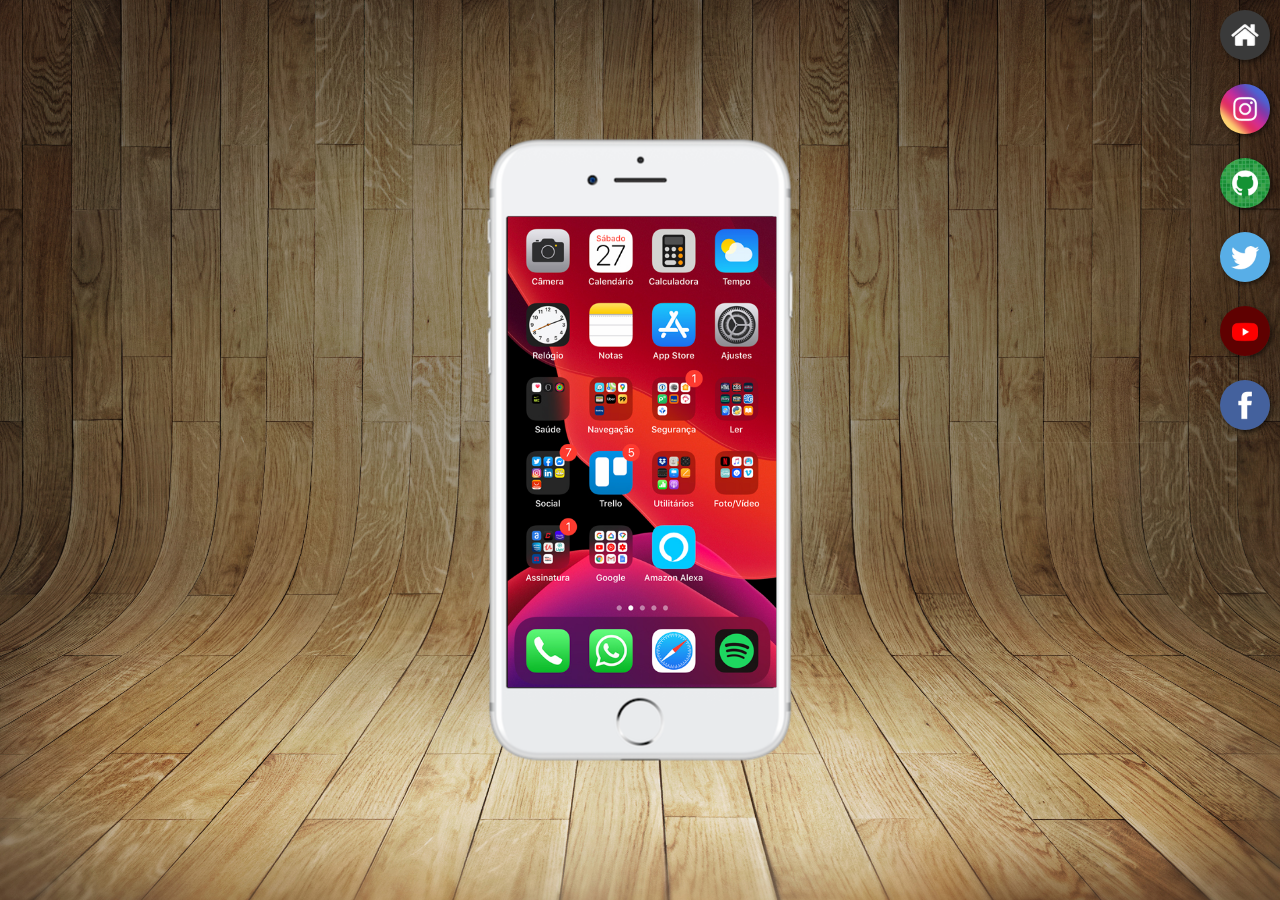
<file: index.html>
<!DOCTYPE html>
<html lang="pt-br">
<head>
    <meta charset="UTF-8">
    <meta http-equiv="X-UA-Compatible" content="IE=edge">
    <meta name="viewport" content="width=device-width, initial-scale=1.0">
    <link rel="shortcut icon" href="favicon.ico" type="image/x-icon">
    <link rel="stylesheet" href="estilos/style.css">
    <title>Projeto Redes Sociais</title>
</head>
<body>
    <main>
        <section class="telefone">
            <iframe src="home.html" frameborder="0" name="tela" class="tela"> o seu navegador nao e compativel com iframe</iframe>
        </section>
        <section class="redes-sociais">
            <a href="home.html" target="tela"> <img src="imagens/logo-home.jpg" alt="Home"></a> <br>
            <a href="instagram.html" target="tela"> <img src="imagens/logo-instagram.jpg" alt="Instagram"></a> <br>
            <a href="github.html" target="tela"> <img src="imagens/logo-github.jpg" alt="GitHub"></a> <br>
            <a href="twitter.html" target="tela"> <img src="imagens/logo-twitter.jpg" alt="Twitter"></a> <br>
            <a href="youtube.html" target="tela"> <img src="imagens/logo-youtube.jpg" alt="Youtube"></a> <br>
            <a href="facebook.html" target="tela"> <img src="imagens/logo-facebook.jpg" alt="Facebook"></a>
        </section>
    </main>
</body>
</html>
</file>
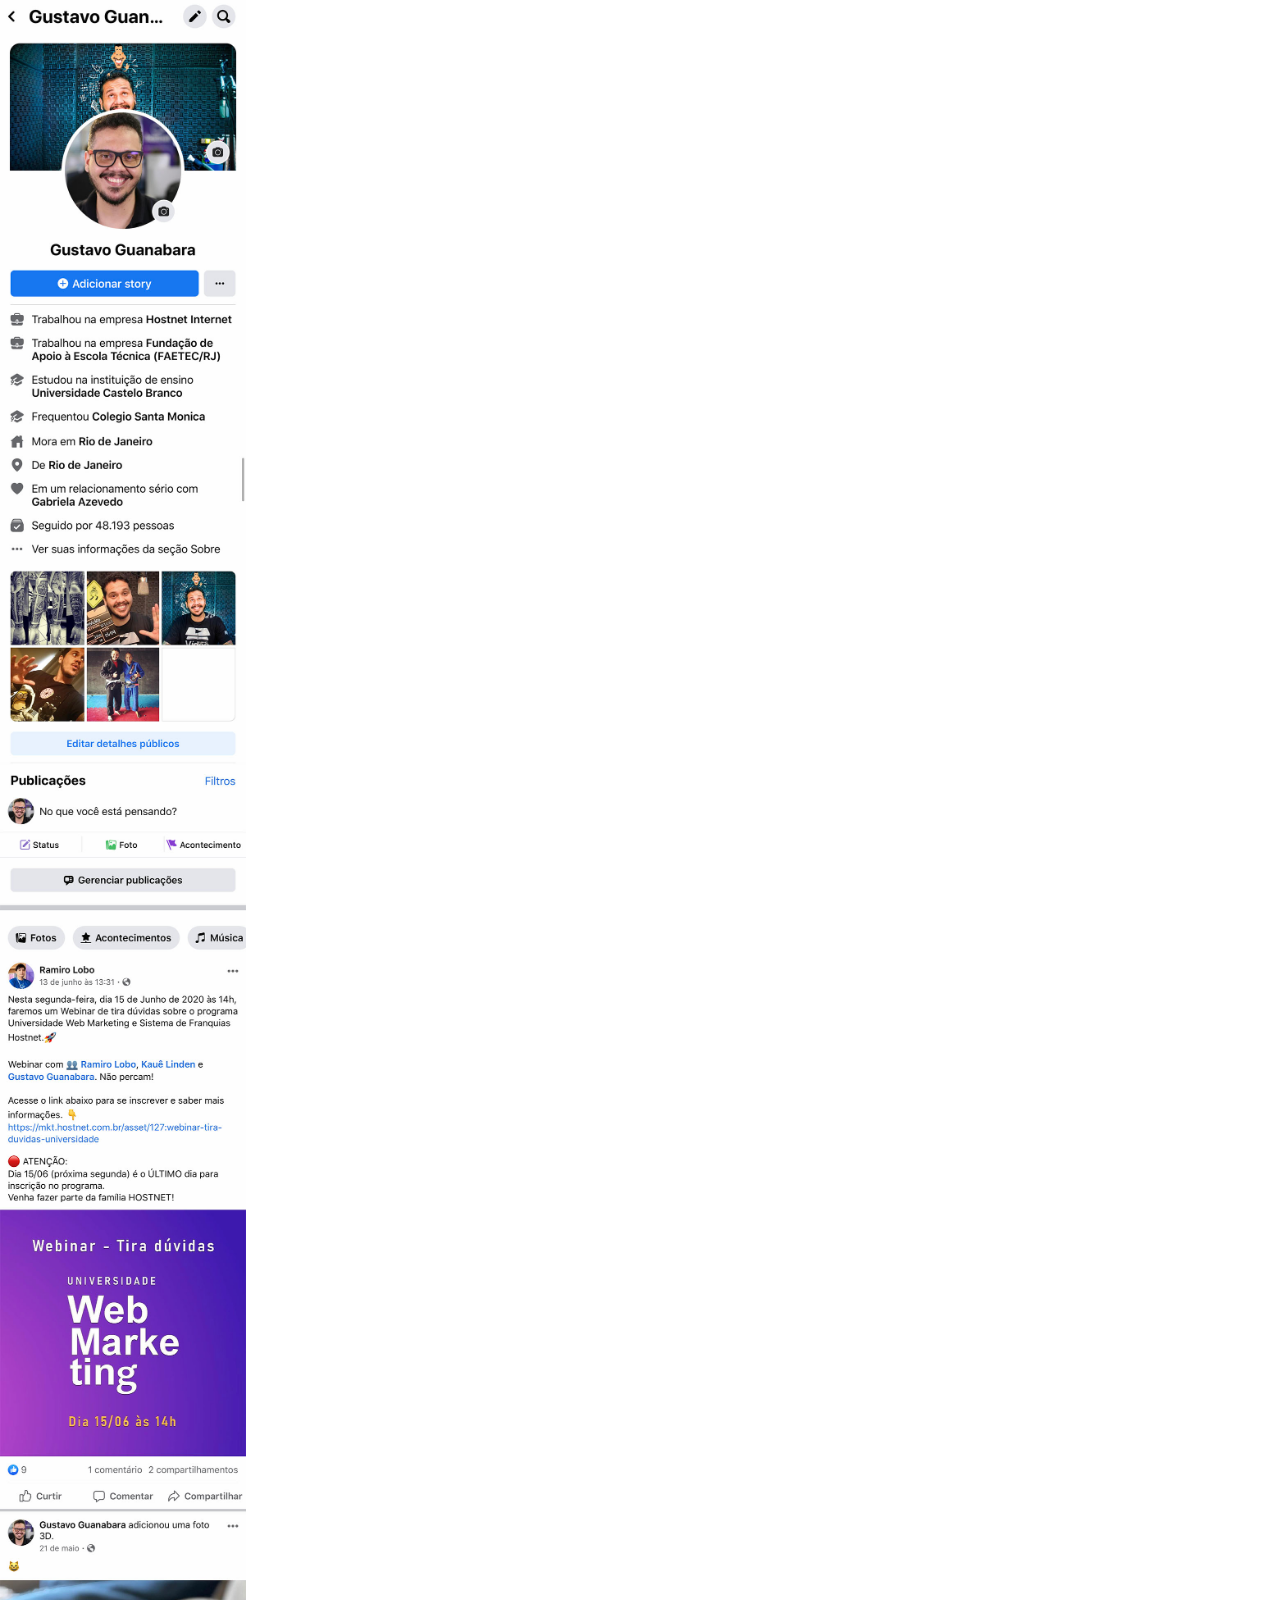
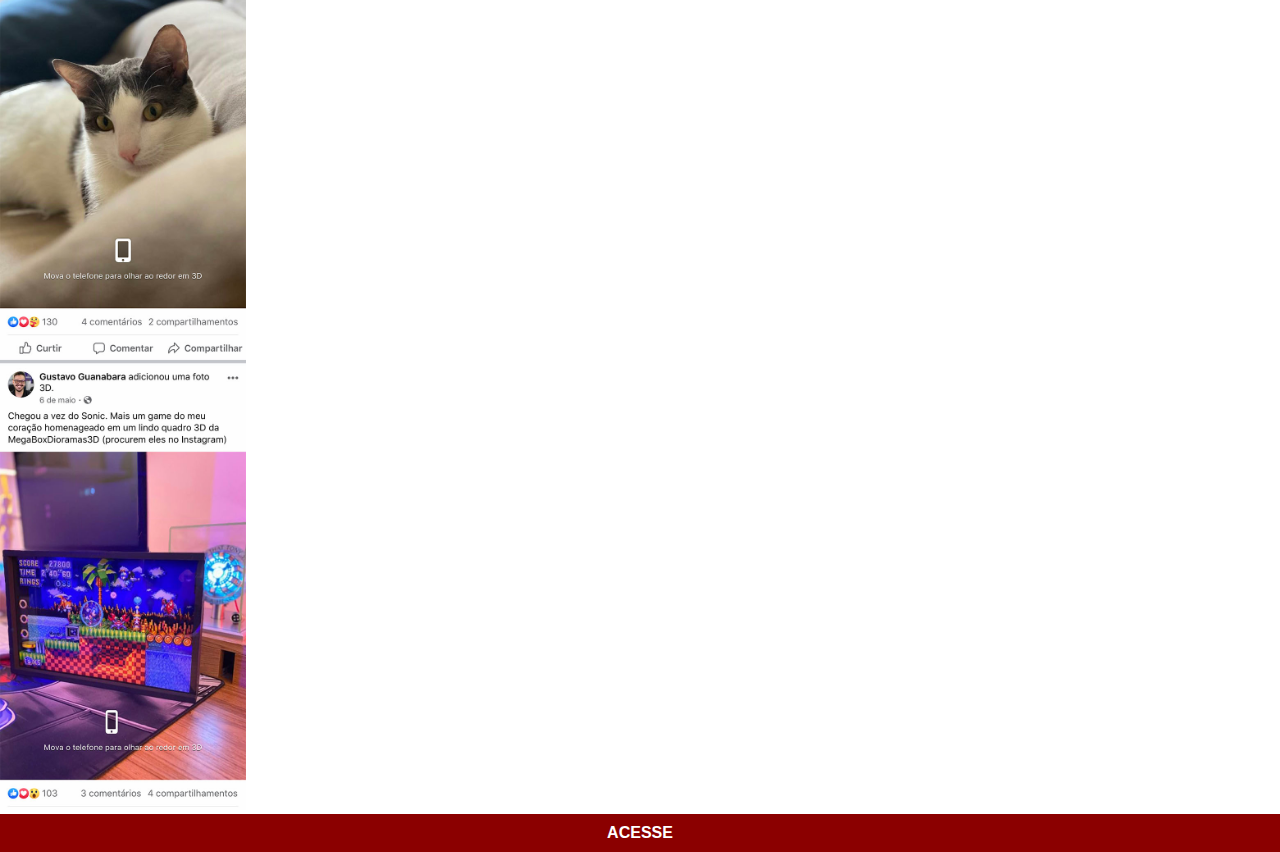
<file: facebook.html>
<!DOCTYPE html>
<html lang="pt-br">
<head>
    <meta charset="UTF-8">
    <meta http-equiv="X-UA-Compatible" content="IE=edge">
    <meta name="viewport" content="width=device-width, initial-scale=1.0">
    <title>Facebook</title>
    <link rel="stylesheet" href="estilos/social.css">
</head>
<body>
    <img src="imagens/tela-facebook.jpg" alt="Tela facebook">
    <a href="https://www.facebook.com/" target="_blank">ACESSE</a>
</body>
</html>
</file>
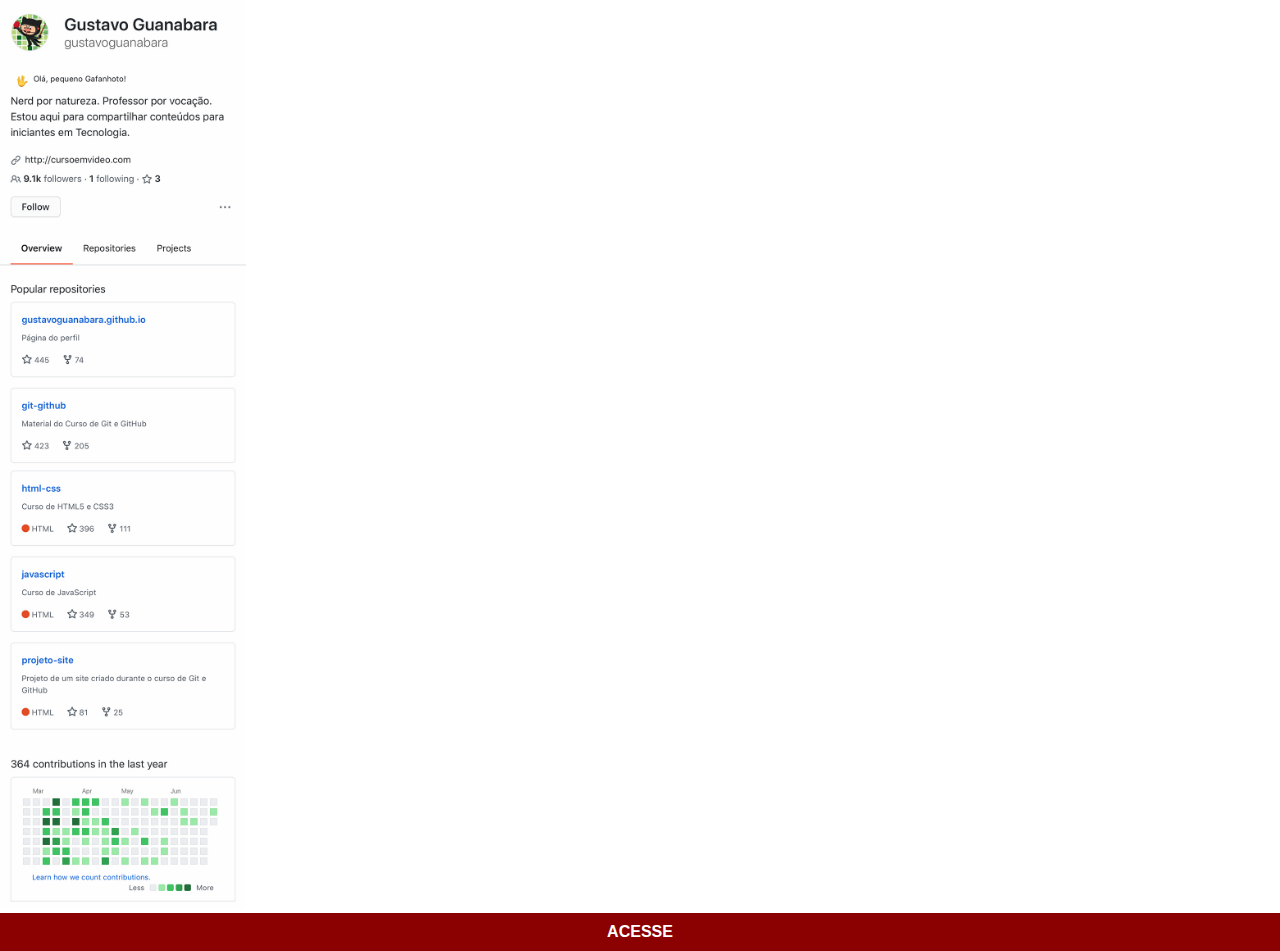
<file: github.html>
<!DOCTYPE html>
<html lang="pt-br">
<head>
    <meta charset="UTF-8">
    <meta http-equiv="X-UA-Compatible" content="IE=edge">
    <meta name="viewport" content="width=device-width, initial-scale=1.0">
    <title>Github</title>
    <link rel="stylesheet" href="estilos/social.css">
</head>
<body>
    <img src="imagens/tela-github.jpg" alt="Tela GitHub">
    <a href="https://github.com/yagokarlos/projeto-social" target="_blank"> ACESSE</a>
</body>
</html>
</file>
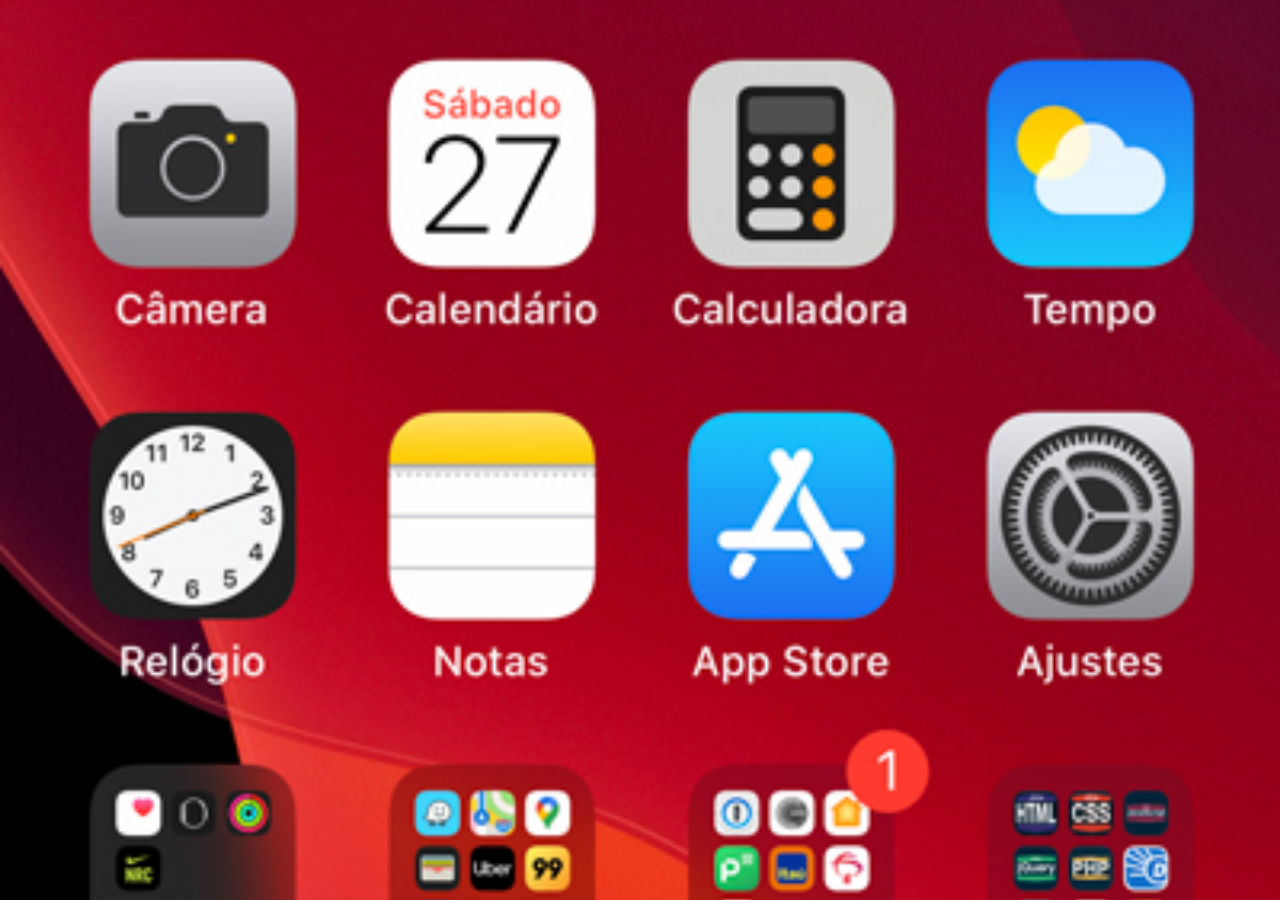
<file: home.html>
<!DOCTYPE html>
<html lang="pt-br">
<head>
    <meta charset="UTF-8">
    <meta http-equiv="X-UA-Compatible" content="IE=edge">
    <meta name="viewport" content="width=device-width, initial-scale=1.0">
    <title>Home</title>
    <style>
        *{
            padding: 0px;
            margin: 0px;
        }

        body{
            width: 100vw;
            height: 100vh;
            background: black url(imagens/tela-home.jpg) no-repeat top center;
            background-size: cover;
        }
    </style>
</head>
<body>
    
</body>
</html>
</file>
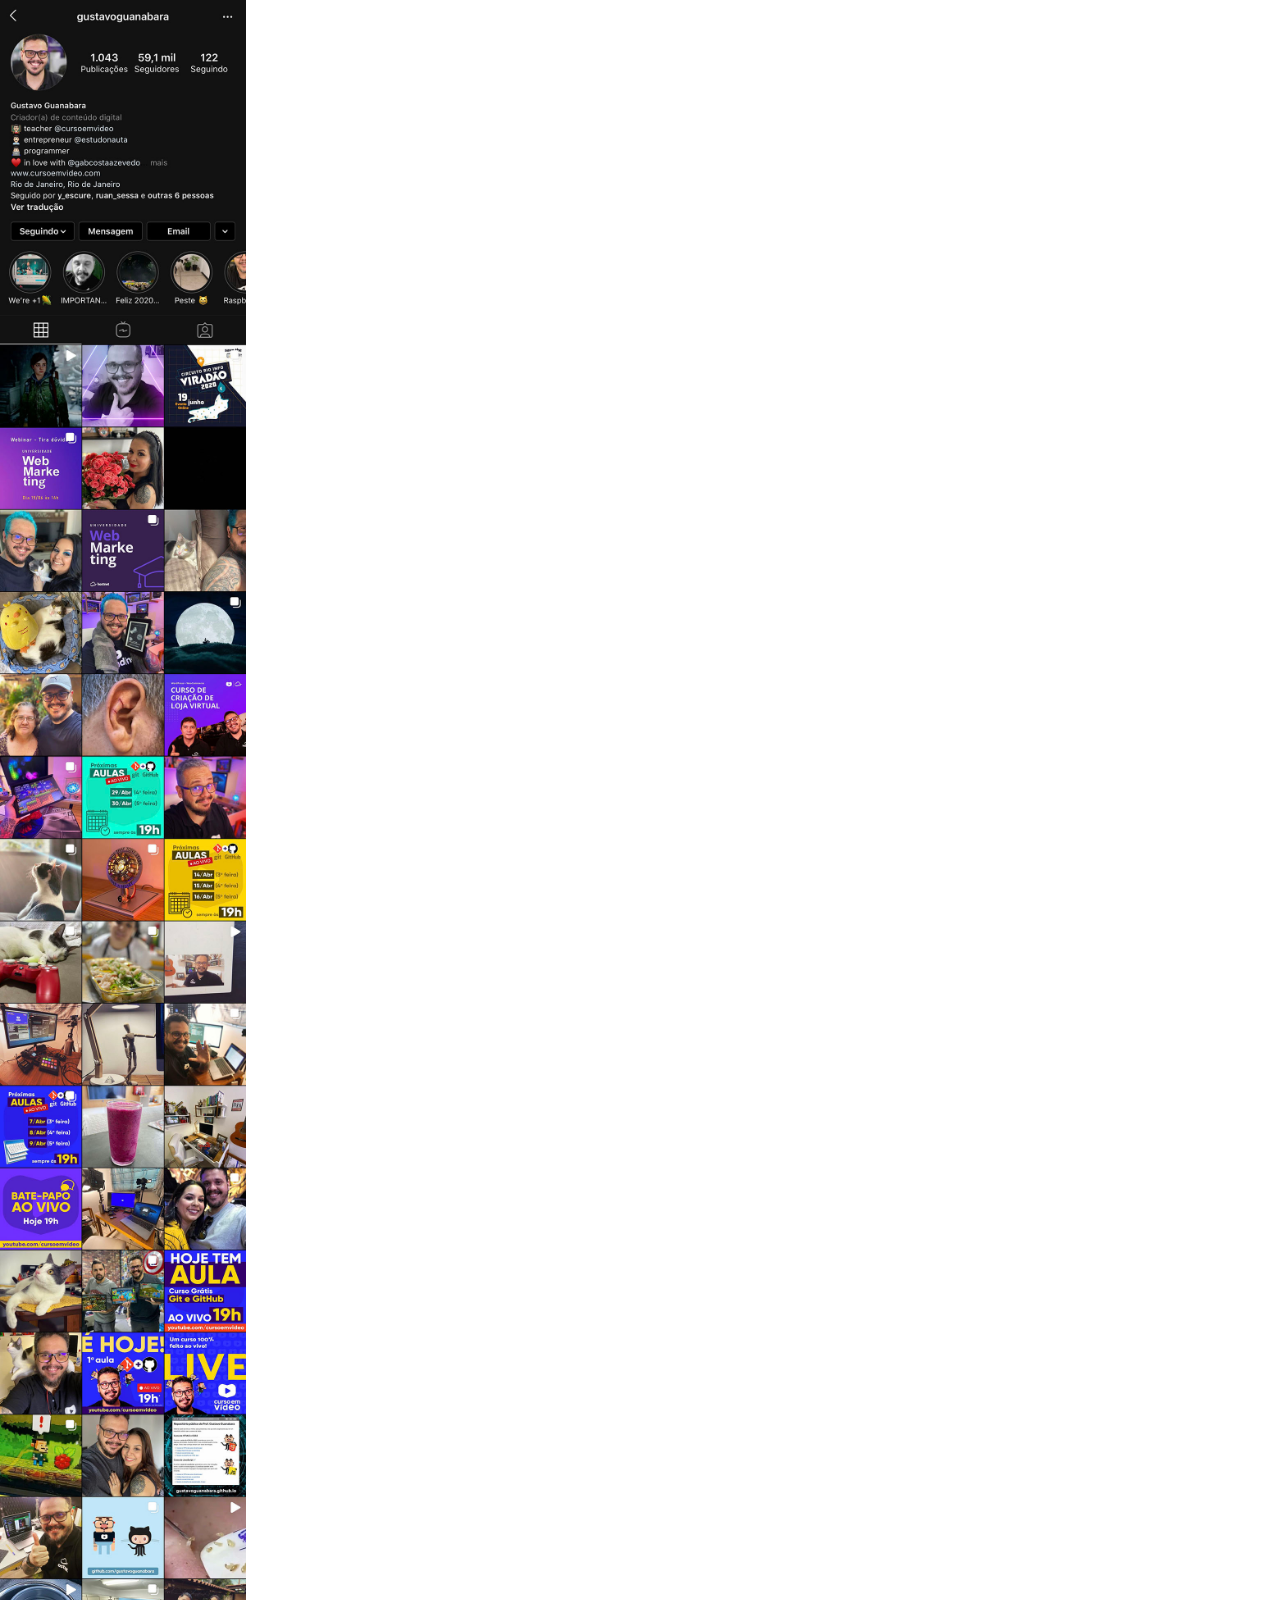
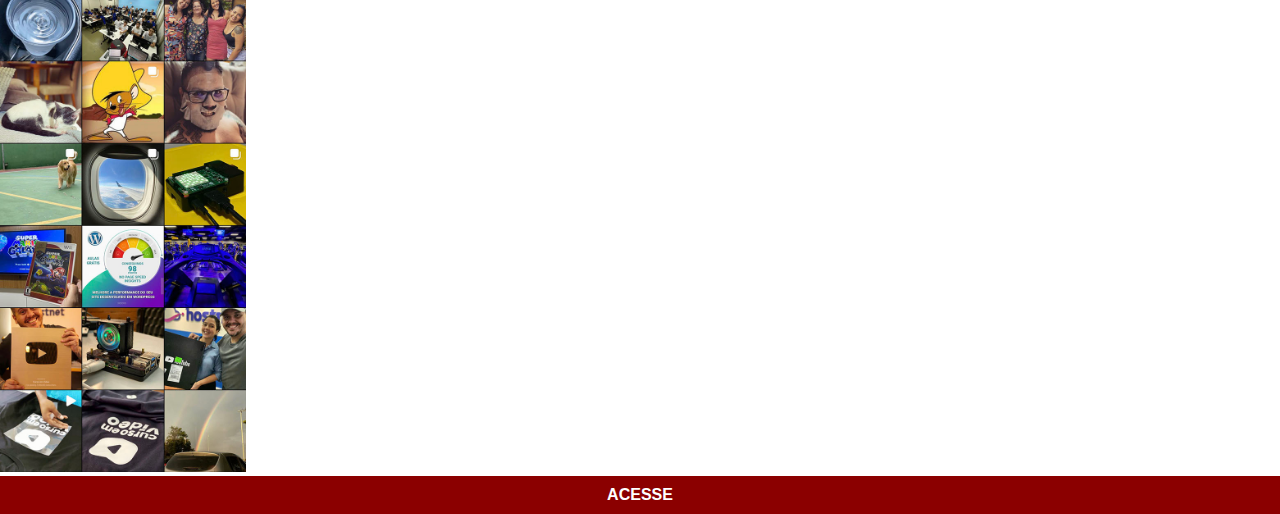
<file: instagram.html>
<!DOCTYPE html>
<html lang="pt-br">
<head>
    <meta charset="UTF-8">
    <meta http-equiv="X-UA-Compatible" content="IE=edge">
    <meta name="viewport" content="width=device-width, initial-scale=1.0">
    <title>Instagram</title>
    <link rel="stylesheet" href="estilos/social.css">
</head>
<body>
    <img src="imagens/tela-instagram.jpg" alt="Tela instagram">
    <a href="https://www.instagram.com/devboost_/" target="_blank">ACESSE</a>
</body>
</html>
</file>
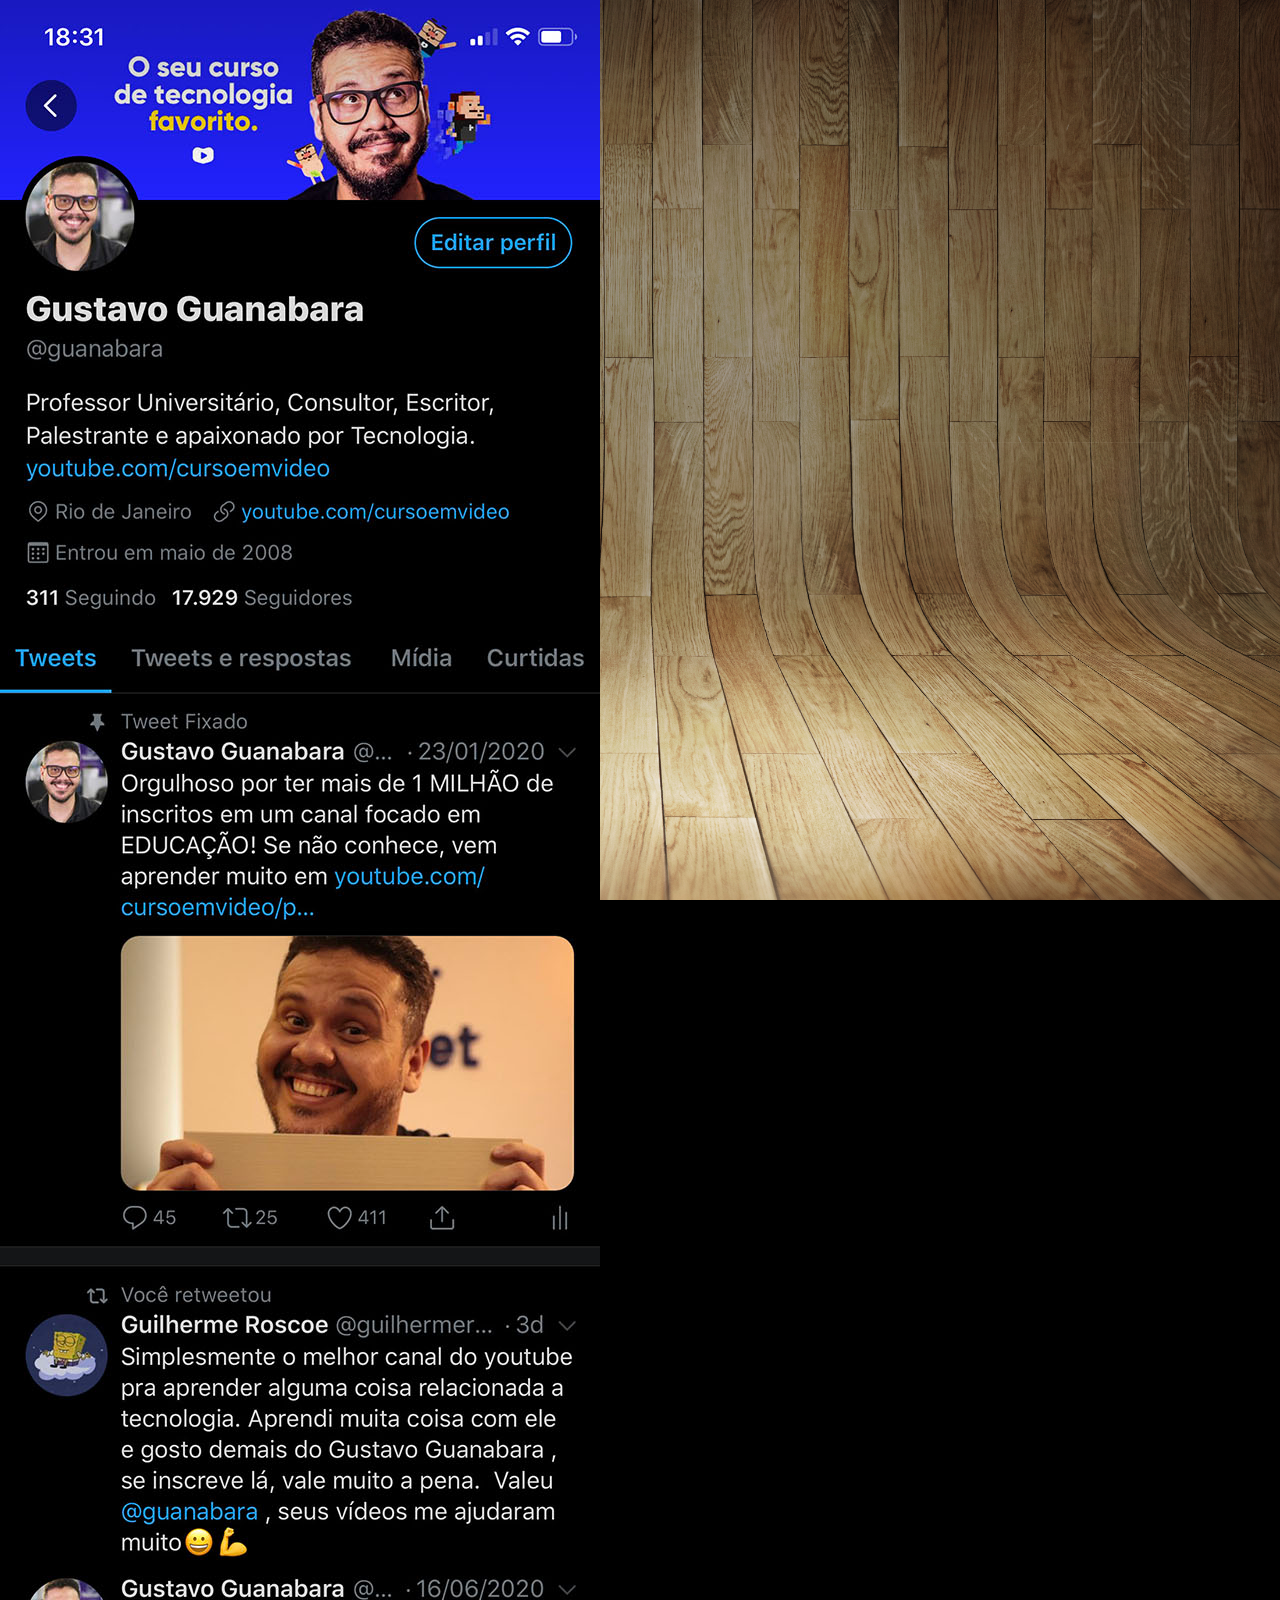
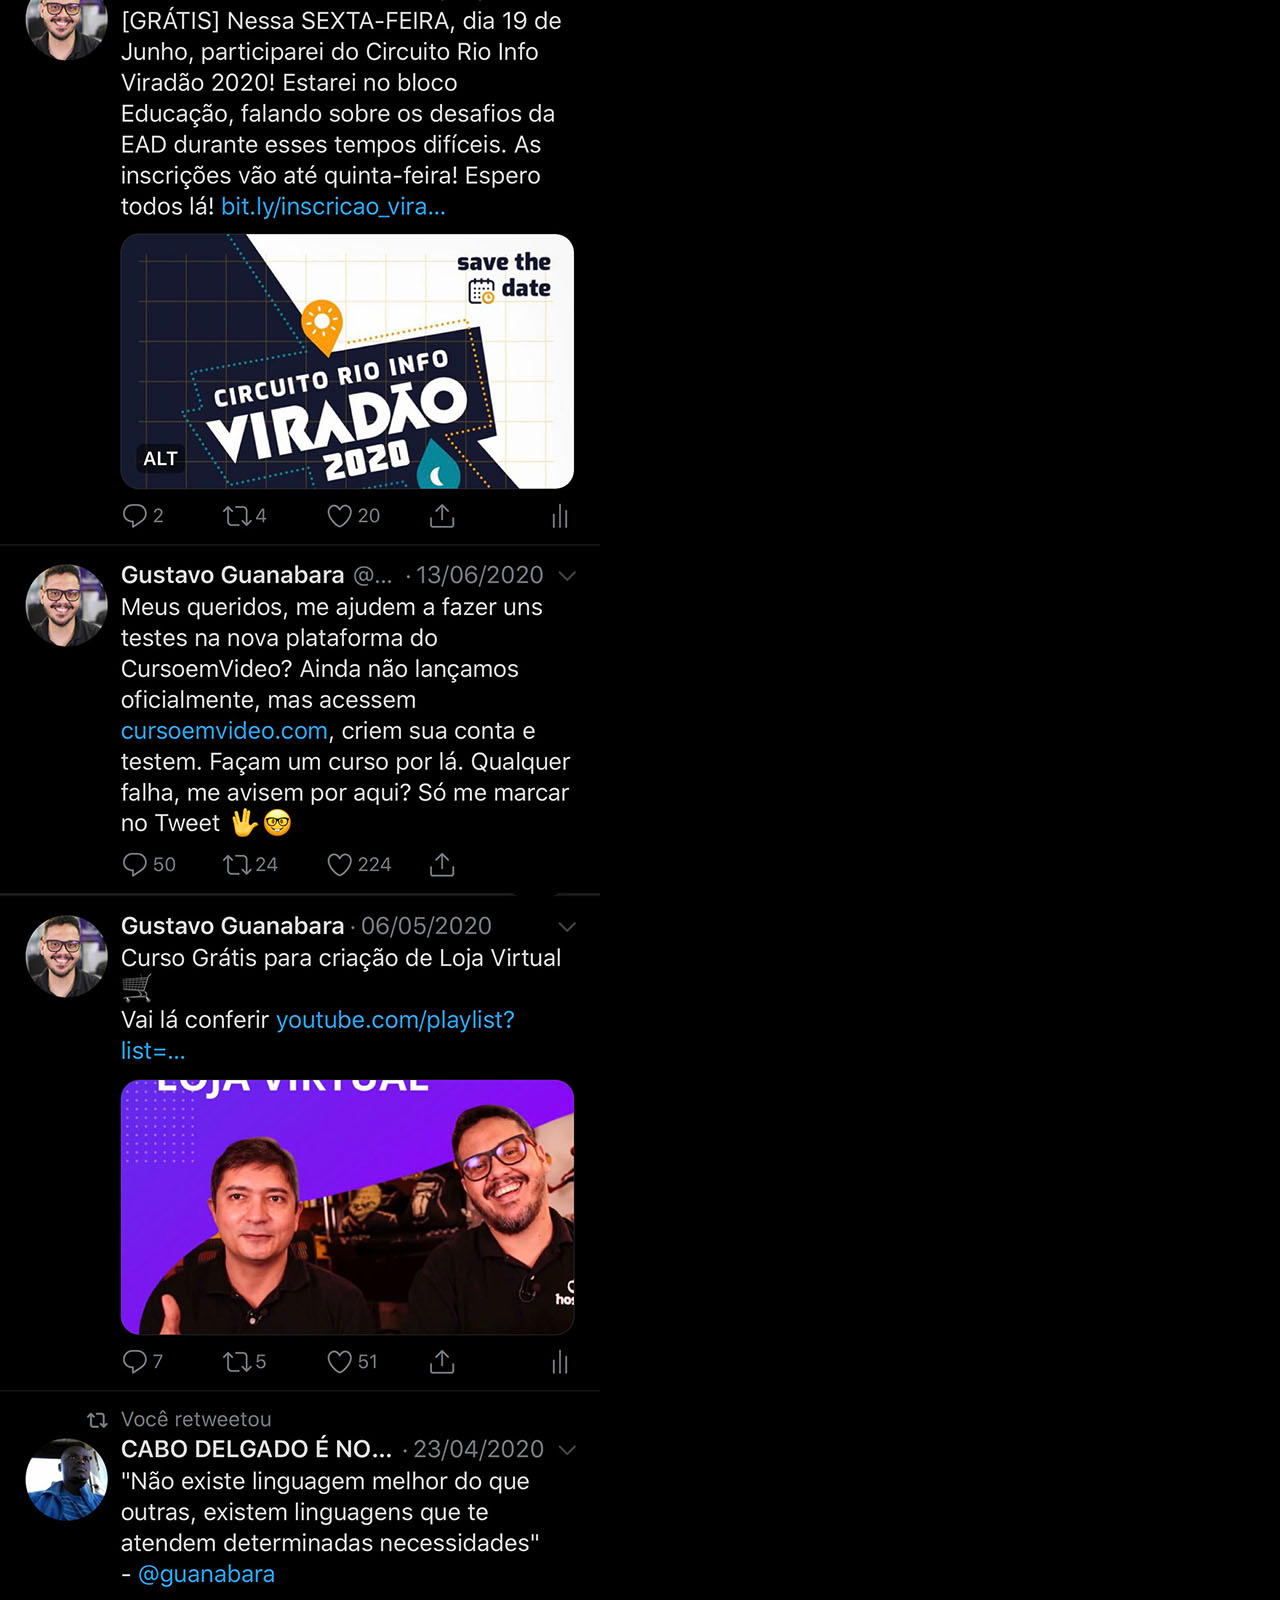
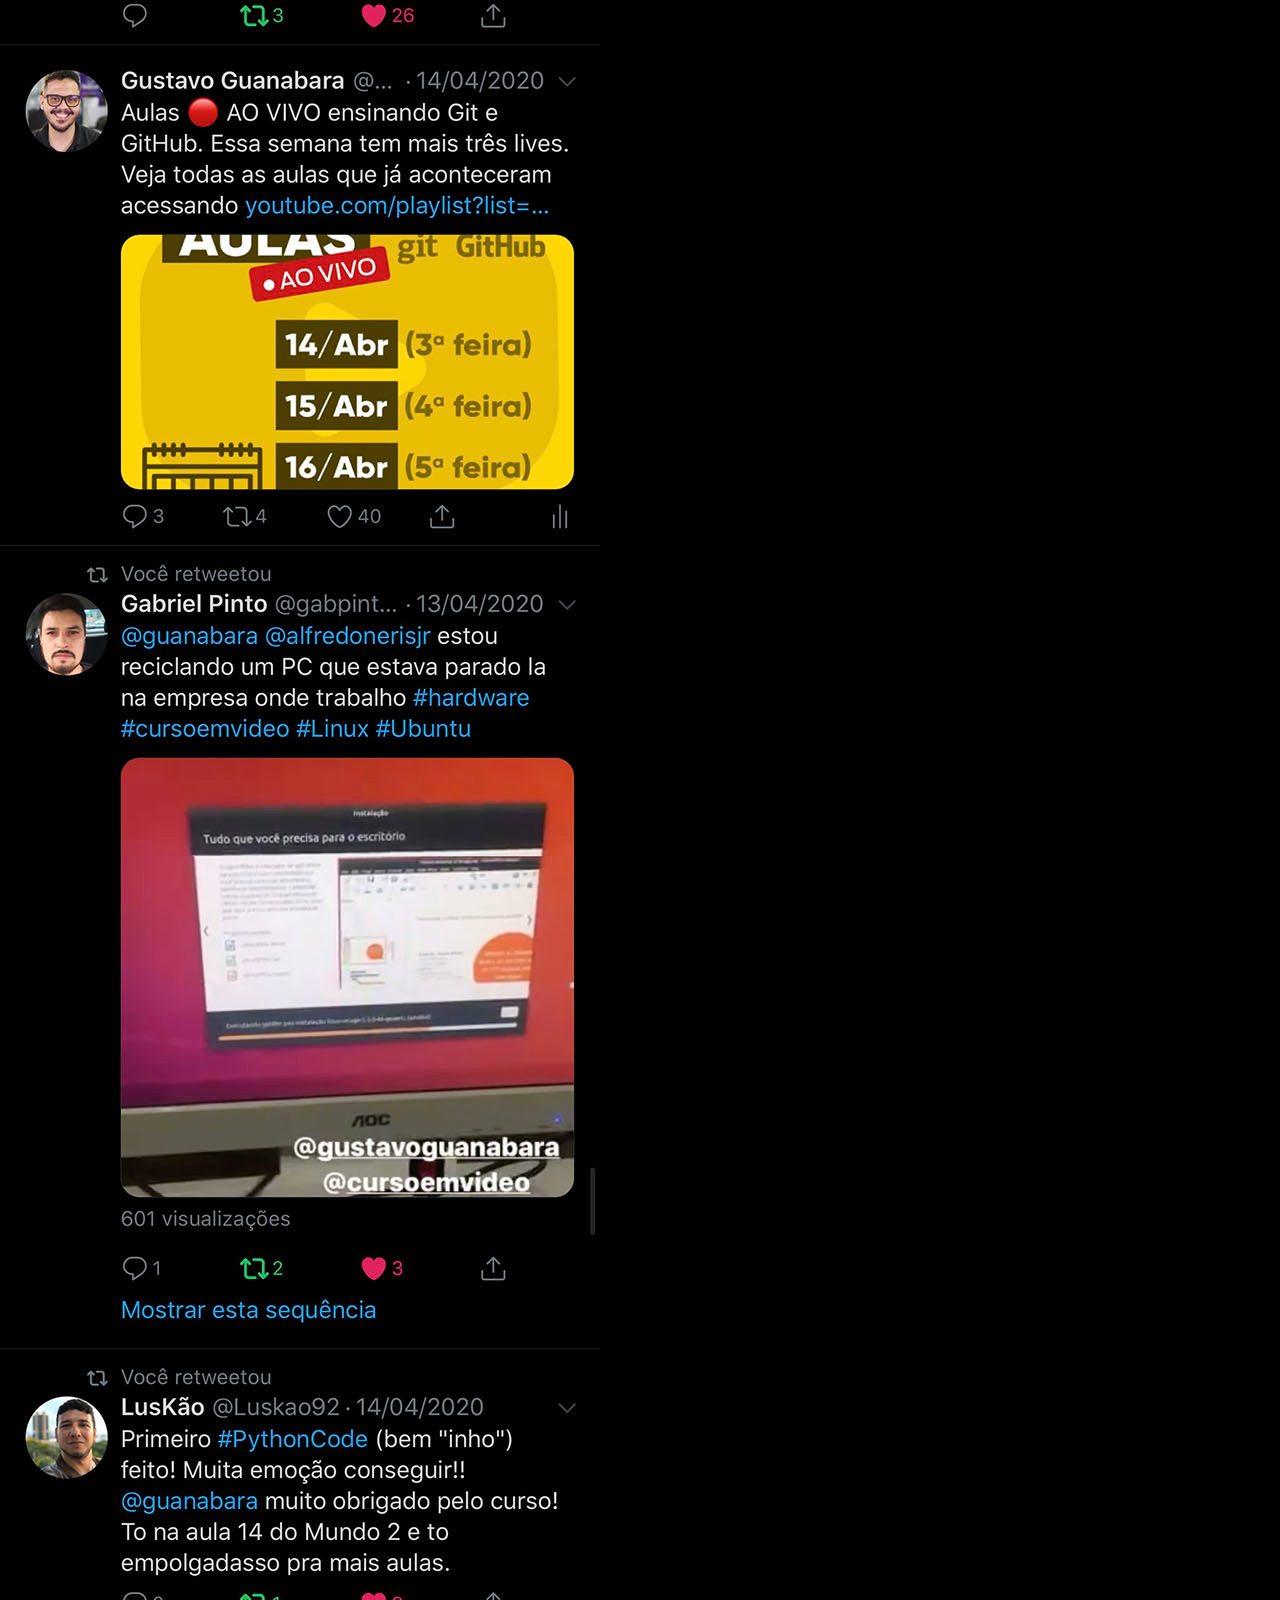
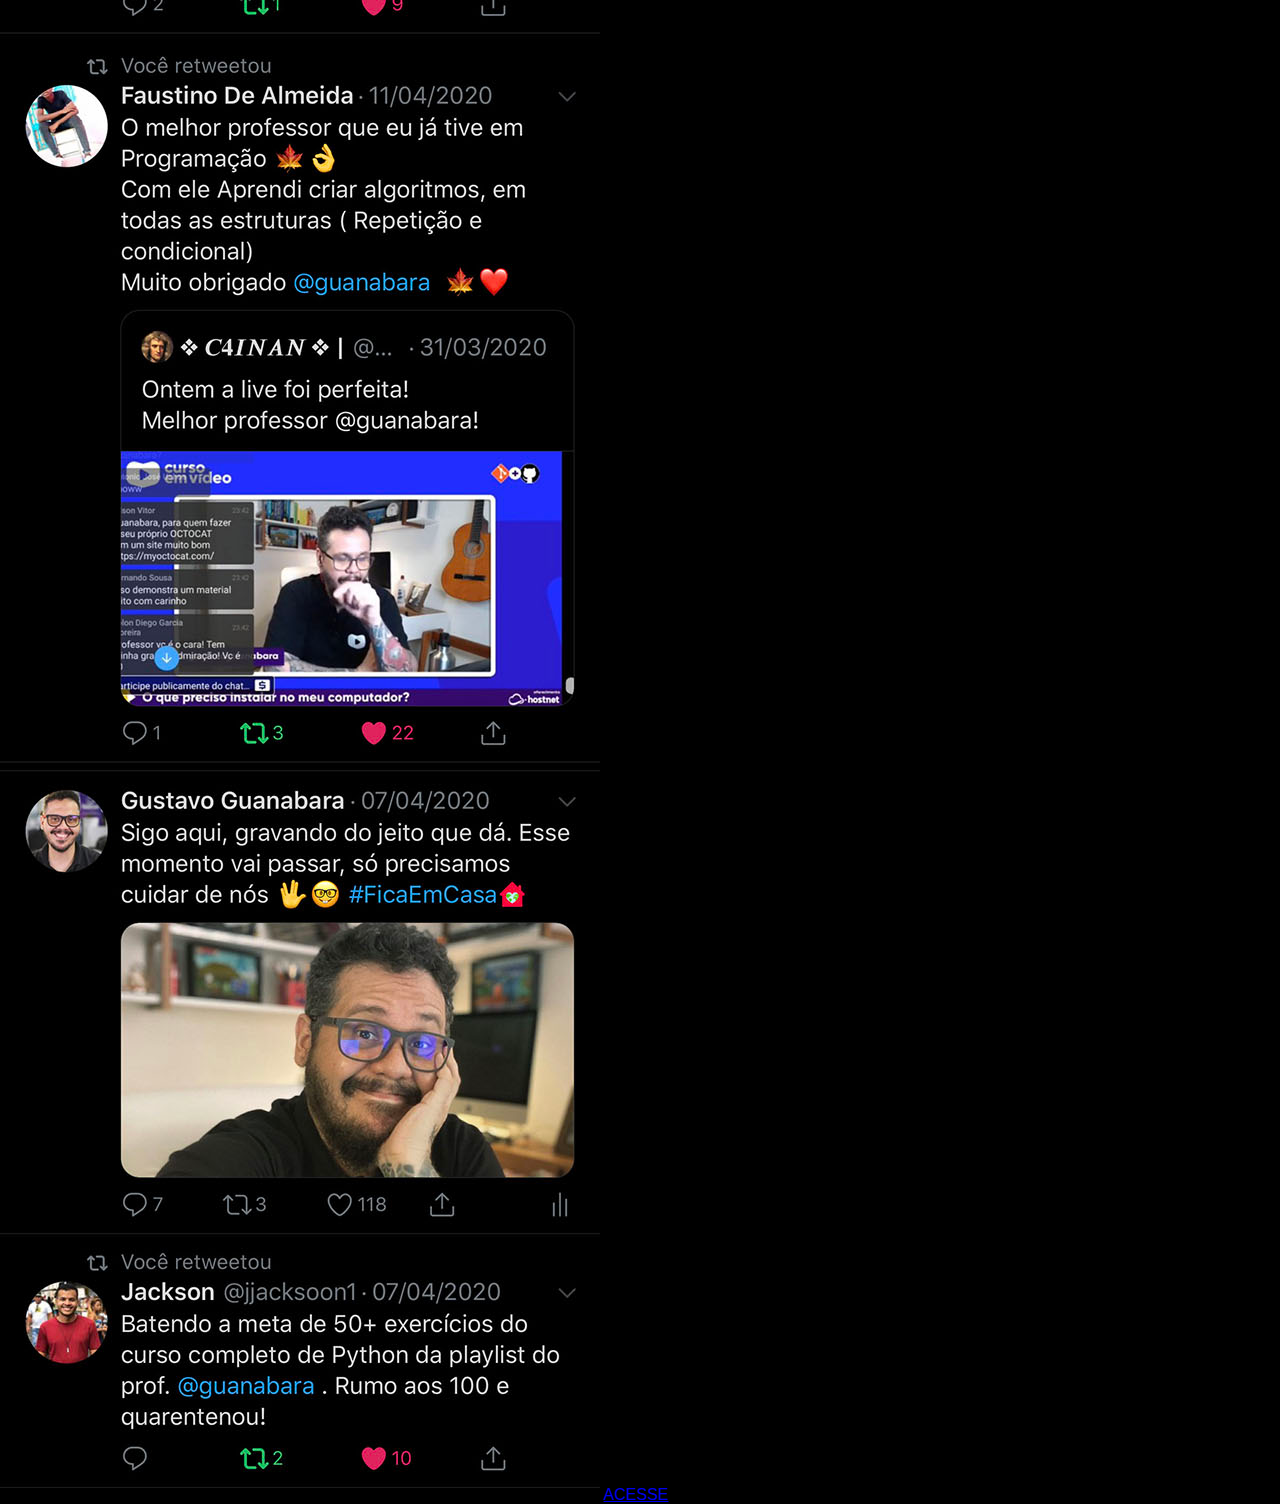
<file: twitter.html>
<!DOCTYPE html>
<html lang="pt-br">
<head>
    <meta charset="UTF-8">
    <meta http-equiv="X-UA-Compatible" content="IE=edge">
    <meta name="viewport" content="width=device-width, initial-scale=1.0">
    <title>Twitter</title>
    <link rel="stylesheet" href="estilos/style.css">
</head>
<body>
    <img src="imagens/tela-twitter.jpg" alt="tela twitter">
    <a href="https://twitter.com" target="_blank">ACESSE</a>
</body>
</html>
</file>
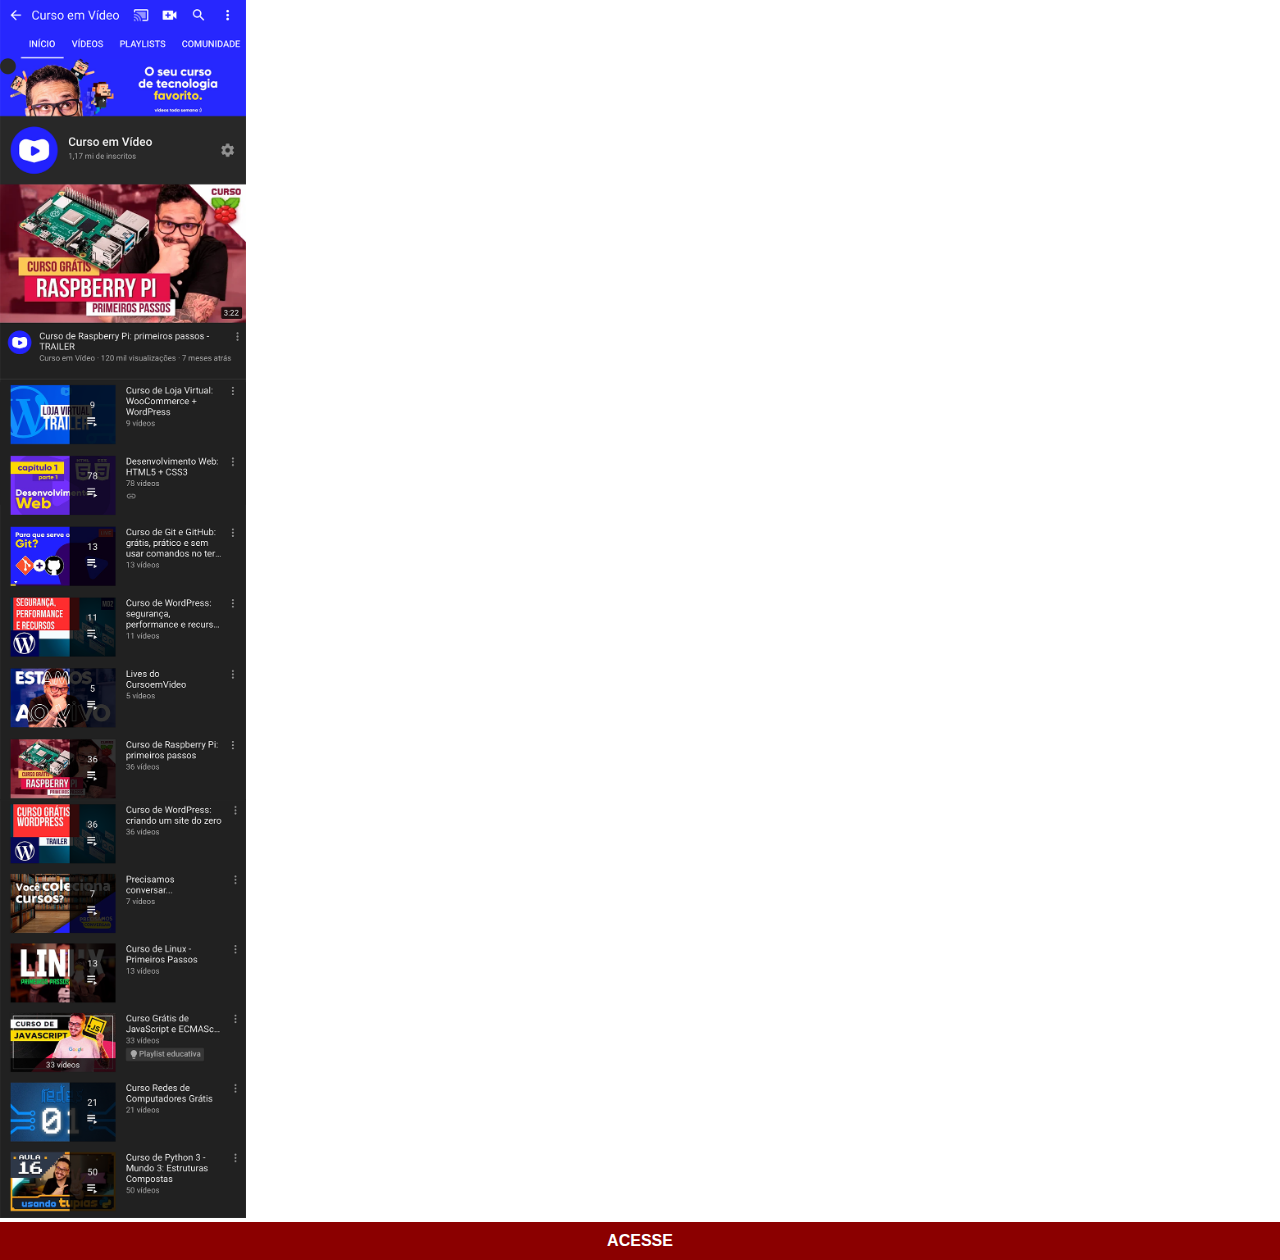
<file: youtube.html>
<!DOCTYPE html>
<html lang="pt-br">
<head>
    <meta charset="UTF-8">
    <meta http-equiv="X-UA-Compatible" content="IE=edge">
    <meta name="viewport" content="width=device-width, initial-scale=1.0">
    <title>youtube</title>
    <link rel="stylesheet" href="estilos/social.css">
</head>
<body>
    <img src="imagens/tela-youtube.png" alt="Tela do youtube">
    <a href="https://www.youtube.com/cursoemvideo" target="_blank" >ACESSE</a>
</body>
</html>
</file>
<file: estilos/style.css>
@charset "UTF-8";

* {
    margin: 0px;
    padding: 0px;
    font-family: Arial, Helvetica, sans-serif;
}

html , body {
    height: 100vh;
    width: 100vw;
    background-color: black;
}

body{
    background: url(../imagens/fundo-madeira.jpg)  
    no-repeat top center;
    background-size: cover;
    background-attachment: fixed;
}

main{
    height: 100vh;
    position: relative;
}

.telefone{
    position: absolute;
    top: 50%;
    left: 50%;
    transform: translate(-50%, -50%);
    height: 627px;
    width: 311px;

    background: url(../imagens/frame-iphone.png) no-repeat;
}

.tela {
    position: relative;
    top: 80px;
    left: 23px;
    width: 269px;
    height: 471px;
}

section.redes-sociais{
    text-align: right;
}

section.redes-sociais img{
    width: 50px;
    margin: 10px;
    border-radius: 50%;
    box-shadow: 2px 2px 5px rgba(0, 0, 0, 0.575);
    box-sizing: border-box;
}

section.redes-sociais img:hover{
    border: 2px solid rgba(255, 255, 255, 0.645);
    transform: translate(-3px , -3px);
    box-shadow: 5px 5px 10px rgba(0, 0, 0, 0.544);
    transition: transform 0.5s ,border 1s;
}
</file>
<file: estilos/social.css>
@charset "UTF-8";

*{
    margin: 0px;
    padding: 0px;
    font-family: Arial, Helvetica, sans-serif;
}

img{
    width: 246px;
}

a{
    display: block;
    background-color: darkred;
    color: white;
    text-align: center;
    font-weight: bolder;
    text-decoration: none;
    padding: 10px;
}

a:hover{
    background-color: red;
}
</file>
